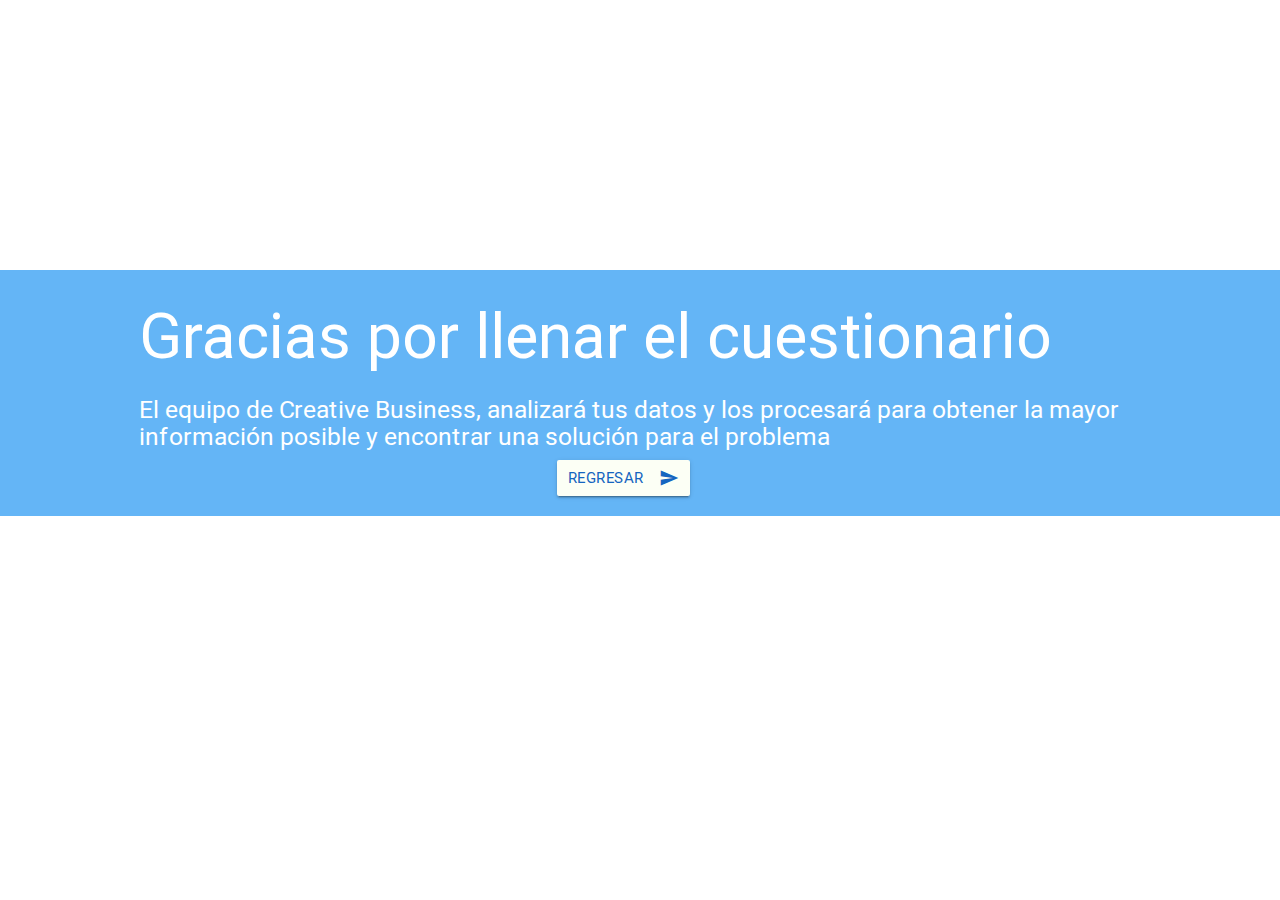
<file: public/thank.html>
<!DOCTYPE html>
<html lang="en">
<head>
    <meta charset="UTF-8">
    <title>Creative Business || Thank you page</title>
    <meta name="description" content="">
    <meta name="viewport" content="width=device-width, initial-scale=1">

    <!--<link rel="stylesheet" href="css/startup-materialize.min.css">-->
    <link rel="stylesheet" href="css/materialize.min.css">
    <link rel="stylesheet" href="css/main.css">
    <link rel="stylesheet" href="css/form.css">
    <link rel="stylesheet" href="css/styles.css">
    <link rel="stylesheet" href="css/thank.css">

    <!-- Material Icons -->
    <link href="https://fonts.googleapis.com/icon?family=Material+Icons" rel="stylesheet">
</head>
<body>
    <div class="blue lighten-2 white-text" id="thank">
        <div class="container row">
            <div class="col s12">
                <h1>Gracias por llenar el cuestionario</h1>
                <h5>El equipo de Creative Business, analizará tus datos y los procesará para obtener la mayor información posible
                    y encontrar una solución para el problema</h5>
                <a href="form.html" class="btn waves-effect waves-light center col push-s4 push-m5" id="submit_button"><i class="material-icons right">send</i>Regresar</a>
            </div>
        </div>
    </div>
</body>
</html>
</file>
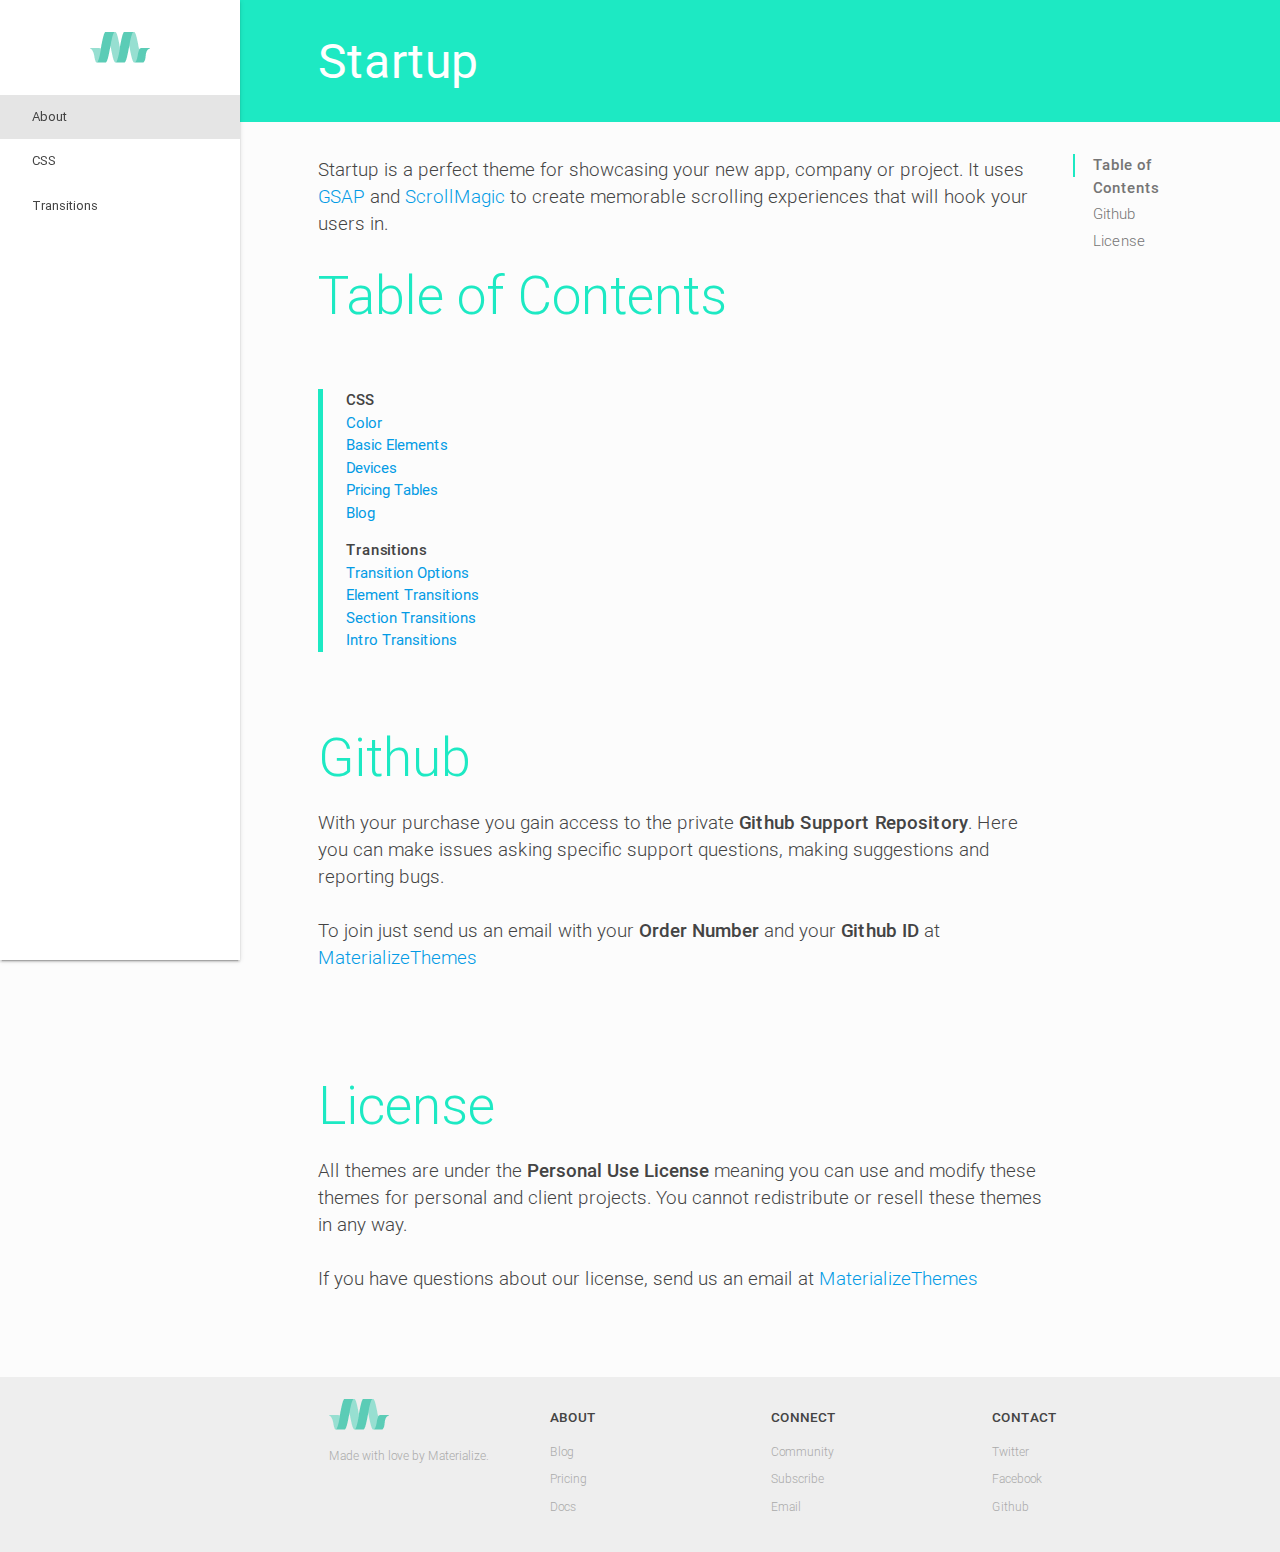
<file: landing/docs/about.html>
<!DOCTYPE html>
<html lang="en">
  <head>
    <meta http-equiv="Content-Type" content="text/html; charset=UTF-8">
    <meta name="viewport" content="width=device-width, initial-scale=1">
    <meta http-equiv="X-UA-Compatible" content="IE=edge">
    <meta name="msapplication-tap-highlight" content="no">
    <meta name="description" content="Startup is a perfect theme for showcasing your new app, company or project.">
    <title>Startup Documentation</title>

    <!-- CSS-->
    <link href="prism.css" rel="stylesheet">
    <link href="../css/startup-materialize.min.css" type="text/css" rel="stylesheet" media="screen,projection">
    <link href="../css/docs.css" type="text/css" rel="stylesheet" media="screen,projection">
    <link href="http://fonts.googleapis.com/icon?family=Material+Icons" rel="stylesheet">
  </head>
  <body>
    <header>
      <nav class="top-nav">
        <div class="container">
          <div class="nav-wrapper"><a class="page-title">Startup</a></div>
        </div>
      </nav>
      <div class="container"><a href="#" data-activates="nav-mobile" class="button-collapse top-nav full hide-on-large-only"><i class="material-icons white-text">menu</i></a></div>
      <ul id="nav-mobile" class="side-nav fixed">
        <li class="logo"><a id="logo-container" href="http://materializecss.com/" class="brand-logo"><img class="materialize-logo" src="../images/materialize-teal.png" alt=""></a></li>
        <li class="bold active"><a href="about.html" class="waves-effect waves-teal">About</a></li>
        <li class="no-padding">
          <ul class="collapsible collapsible-accordion">
            <li class="bold">
              <a class="collapsible-header waves-effect waves-teal">CSS</a>
              <div class="collapsible-body">
                <ul>
                  <li><a class="waves-effect waves-teal" href="color.html">Color</a></li>
                  <li><a class="waves-effect waves-teal" href="basic-elements.html">Basic Elements</a></li>
                  <li><a class="waves-effect waves-teal" href="devices.html">Devices</a></li>
                  <li><a class="waves-effect waves-teal" href="pricing.html">Pricing Table</a></li>
                  <li><a class="waves-effect waves-teal" href="blog.html">Blog</a></li>
                </ul>
              </div>
            </li>
          </ul>
        </li>
        <li class="no-padding">
          <ul class="collapsible collapsible-accordion">
            <li class="bold">
              <a class="collapsible-header waves-effect waves-teal">Transitions</a>
              <div class="collapsible-body">
                <ul>
                  <li><a class="waves-effect waves-teal" href="transitions.html">Transition Options</a></li>
                  <li><a class="waves-effect waves-teal" href="element-transitions.html">Element</a></li>
                  <li><a class="waves-effect waves-teal" href="section-transitions.html">Section</a></li>
                  <li><a class="waves-effect waves-teal" href="intro-transitions.html">Intro</a></li>
                </ul>
              </div>
            </li>
          </ul>
        </li>
      </ul>
    </header>
    <main><div class="container">
  <div class="row">

    <div class="col s12 m9 l10">

      <!-- Table of Contents Section-->
      <div id="toc" class="section scrollspy">
        <p class="caption">Startup is a perfect theme for showcasing your new app, company or project. It uses <a href="https://greensock.com/gsap">GSAP</a> and <a href="http://scrollmagic.io/">ScrollMagic</a> to create memorable scrolling experiences that will hook your users in.</p>
        <h2 class="header">Table of Contents</h2>
        <br>
        <blockquote>
          <ul>
            <li><strong>CSS</strong></li>
            <li><a href="color.html">Color</a></li>
            <li><a href="basic-elements.html">Basic Elements</a></li>
            <li><a href="devices.html">Devices</a></li>
            <li><a href="pricing.html">Pricing Tables</a></li>
            <li><a href="blog.html">Blog</a></li>
          </ul>
          <ul>
            <li><strong>Transitions</strong></li>
            <li><a href="transitions.html">Transition Options</a></li>
            <li><a href="element-transitions.html">Element Transitions</a></li>
            <li><a href="section-transitions.html">Section Transitions</a></li>
            <li><a href="intro-transitions.html">Intro Transitions</a></li>
          </ul>
        </blockquote>
      </div>


      <div id="github" class="section scrollspy">
        <div class="row">
          <div class="col s12">
            <h2 class="header">Github</h2>
            <p class="caption">
              With your purchase you gain access to the private <strong>Github Support Repository</strong>. Here you can make issues asking specific support questions, making suggestions and reporting bugs.
              <br><br>
              To join just send us an email with your <strong>Order Number</strong> and your <strong>Github ID</strong> at <a href="mailto:materializethemes@gmail.com?Subject=License" target="_top">MaterializeThemes</a>
            </p>
          </div>
        </div>
      </div>

      <div id="license" class="section scrollspy">
        <div class="row">
          <!-- Pullup Card -->
          <div class="col s12">
            <h2 class="header">License</h2>
            <p class="caption">
              All themes are under the <strong>Personal Use License</strong> meaning you can use and modify these themes for personal and client projects. You cannot redistribute or resell these themes in any way.
              <br><br>
              If you have questions about our license, send us an email at
              <a href="mailto:materializethemes@gmail.com?Subject=License" target="_top">MaterializeThemes</a>
            </p>
          </div>
        </div>
      </div>


    </div>

    <div class="col hide-on-small-only m3 l2">
      <div class="toc-wrapper">
        <div style="height: 1px;">
          <ul class="section table-of-contents">
            <li><a href="#toc">Table of Contents</a></li>
            <li><a href="#github">Github</a></li>
            <li><a href="#license">License</a></li>
          </ul>
        </div>
      </div>
    </div>

  </div>
</div>


    </main>
    <footer class="page-footer">
      <div class="container">
        <div class="row">
          <div class="col s6 m3">
            <img class="materialize-logo" src="../images/materialize-teal.png" alt="">
            <p>Made with love by Materialize.</p>
          </div>
          <div class="col s6 m3">
            <h5>About</h5>
            <ul>
              <li><a href="#!">Blog</a></li>
              <li><a href="#!">Pricing</a></li>
              <li><a href="#!">Docs</a></li>
            </ul>
          </div>
          <div class="col s6 m3">
            <h5>Connect</h5>
            <ul>
              <li><a href="#!">Community</a></li>
              <li><a href="#!">Subscribe</a></li>
              <li><a href="#!">Email</a></li>
            </ul>
          </div>
          <div class="col s6 m3">
            <h5>Contact</h5>
            <ul>
              <li><a href="#!">Twitter</a></li>
              <li><a href="#!">Facebook</a></li>
              <li><a href="#!">Github</a></li>
            </ul>
          </div>
        </div>
      </div>
    </footer>

    <!--  Scripts-->
    <script src="https://code.jquery.com/jquery-2.1.4.min.js"></script>
    <script>if (!window.jQuery) { document.write('<script src="bin/jquery-2.1.1.min.js"><\/script>'); }
    </script>
    <script src="prism.js"></script>
    <script src="../js/materialize.min.js"></script>
    <script src="init.js"></script>

  </body>
</html>
</file>
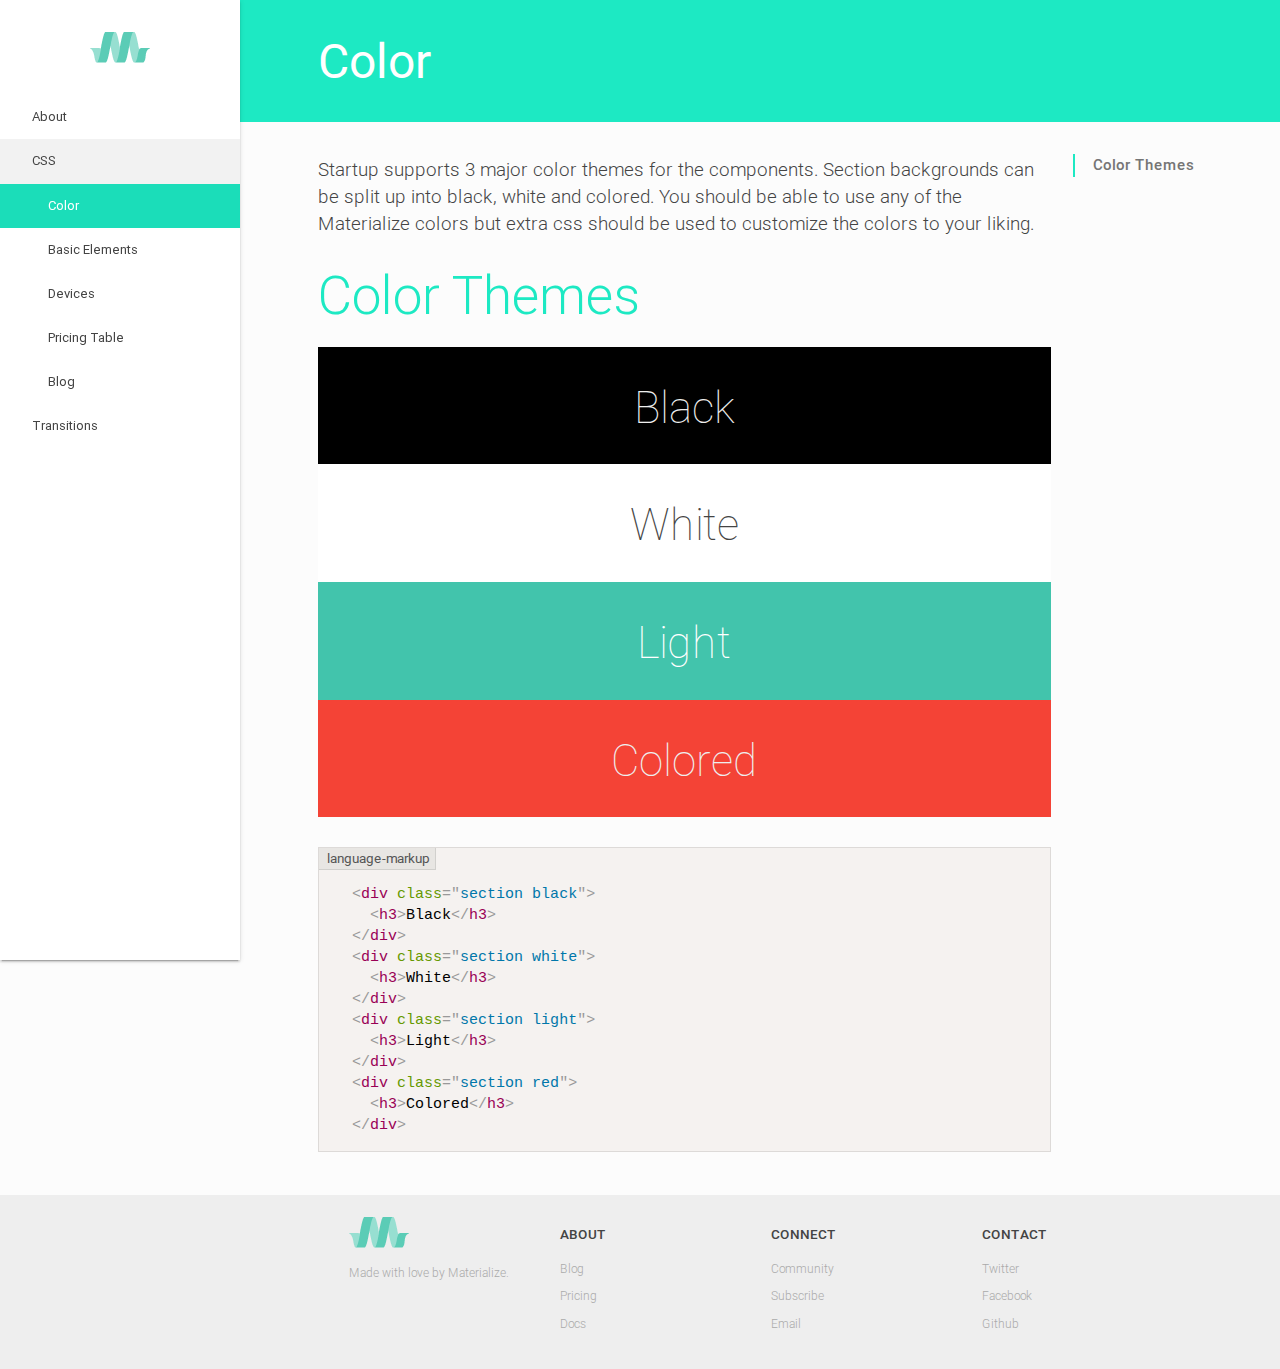
<file: landing/docs/color.html>
<!DOCTYPE html>
<html lang="en">
  <head>
    <meta http-equiv="Content-Type" content="text/html; charset=UTF-8">
    <meta name="viewport" content="width=device-width, initial-scale=1">
    <meta http-equiv="X-UA-Compatible" content="IE=edge">
    <meta name="msapplication-tap-highlight" content="no">
    <meta name="description" content="Startup is a perfect theme for showcasing your new app, company or project.">
    <title>Color - Startup</title>

    <!-- CSS-->
    <link href="prism.css" rel="stylesheet">
    <link href="../css/startup-materialize.min.css" type="text/css" rel="stylesheet" media="screen,projection">
    <link href="../css/docs.css" type="text/css" rel="stylesheet" media="screen,projection">
    <link href="http://fonts.googleapis.com/icon?family=Material+Icons" rel="stylesheet">
  </head>
  <body>
    <header>
      <nav class="top-nav">
        <div class="container">
          <div class="nav-wrapper"><a class="page-title">Color</a></div>
        </div>
      </nav>
      <div class="container"><a href="#" data-activates="nav-mobile" class="button-collapse top-nav full hide-on-large-only"><i class="material-icons white-text">menu</i></a></div>
      <ul id="nav-mobile" class="side-nav fixed">
        <li class="logo"><a id="logo-container" href="http://materializecss.com/" class="brand-logo"><img class="materialize-logo" src="../images/materialize-teal.png" alt=""></a></li>
        <li class="bold"><a href="about.html" class="waves-effect waves-teal">About</a></li>
        <li class="no-padding">
          <ul class="collapsible collapsible-accordion">
            <li class="bold">
              <a class="collapsible-header active waves-effect waves-teal">CSS</a>
              <div class="collapsible-body">
                <ul>
                  <li class="active"><a class="waves-effect waves-teal" href="color.html">Color</a></li>
                  <li><a class="waves-effect waves-teal" href="basic-elements.html">Basic Elements</a></li>
                  <li><a class="waves-effect waves-teal" href="devices.html">Devices</a></li>
                  <li><a class="waves-effect waves-teal" href="pricing.html">Pricing Table</a></li>
                  <li><a class="waves-effect waves-teal" href="blog.html">Blog</a></li>
                </ul>
              </div>
            </li>
          </ul>
        </li>
        <li class="no-padding">
          <ul class="collapsible collapsible-accordion">
            <li class="bold">
              <a class="collapsible-header waves-effect waves-teal">Transitions</a>
              <div class="collapsible-body">
                <ul>
                  <li><a class="waves-effect waves-teal" href="transitions.html">Transition Options</a></li>
                  <li><a class="waves-effect waves-teal" href="element-transitions.html">Element</a></li>
                  <li><a class="waves-effect waves-teal" href="section-transitions.html">Section</a></li>
                  <li><a class="waves-effect waves-teal" href="intro-transitions.html">Intro</a></li>
                </ul>
              </div>
            </li>
          </ul>
        </li>
      </ul>
    </header>
    <main><div class="container">
  <div class="row">

    <div class="col s12 m9 l10">

      <!-- Cards Section-->
      <div id="color" class="section scrollspy">
        <p class="caption">Startup supports 3 major color themes for the components. Section backgrounds can be split up into black, white and colored. You should be able to use any of the Materialize colors but extra css should be used to customize the colors to your liking.</p>
        <h2 class="header">Color Themes</h2>
        <div style="color: #eee; text-align: center;">
          <div class="section black">
            <h3>Black</h3>
          </div>
          <div class="section white">
            <h3>White</h3>
          </div>
          <div class="section light">
            <h3>Light</h3>
          </div>
          <div class="section red">
            <h3>Colored</h3>
          </div>
        </div>
        <br>
        <pre><code class="language-markup">
  &lt;div class="section black">
    &lt;h3>Black&lt;/h3>
  &lt;/div>
  &lt;div class="section white">
    &lt;h3>White&lt;/h3>
  &lt;/div>
  &lt;div class="section light">
    &lt;h3>Light&lt;/h3>
  &lt;/div>
  &lt;div class="section red">
    &lt;h3>Colored&lt;/h3>
  &lt;/div></code></pre>
      </div>
    </div>

    <div class="col hide-on-small-only m3 l2">
      <div class="toc-wrapper">
        <div style="height: 1px;">
          <ul class="section table-of-contents">
            <li><a href="#color">Color Themes</a></li>
          </ul>
        </div>
      </div>
    </div>

  </div>
</div>


    </main>
        <footer class="page-footer">
      <div class="row">
        <div class="col s10 offset-s1">
          <div class="row">
            <div class="col s6 m3">
              <img class="materialize-logo" src="../images/materialize-teal.png" alt="">
              <p>Made with love by Materialize.</p>
            </div>
            <div class="col s6 m3">
              <h5>About</h5>
              <ul>
                <li><a href="#!">Blog</a></li>
                <li><a href="#!">Pricing</a></li>
                <li><a href="#!">Docs</a></li>
              </ul>
            </div>
            <div class="col s6 m3">
              <h5>Connect</h5>
              <ul>
                <li><a href="#!">Community</a></li>
                <li><a href="#!">Subscribe</a></li>
                <li><a href="#!">Email</a></li>
              </ul>
            </div>
            <div class="col s6 m3">
              <h5>Contact</h5>
              <ul>
                <li><a href="#!">Twitter</a></li>
                <li><a href="#!">Facebook</a></li>
                <li><a href="#!">Github</a></li>
              </ul>
            </div>
          </div>
        </div>
      </div>
    </footer>

    <!--  Scripts-->
    <script src="https://code.jquery.com/jquery-2.1.4.min.js"></script>
    <script>if (!window.jQuery) { document.write('<script src="bin/jquery-2.1.1.min.js"><\/script>'); }
    </script>
    <script src="prism.js"></script>
    <script src="../js/materialize.min.js"></script>
    <script src="init.js"></script>

  </body>
</html>
</file>
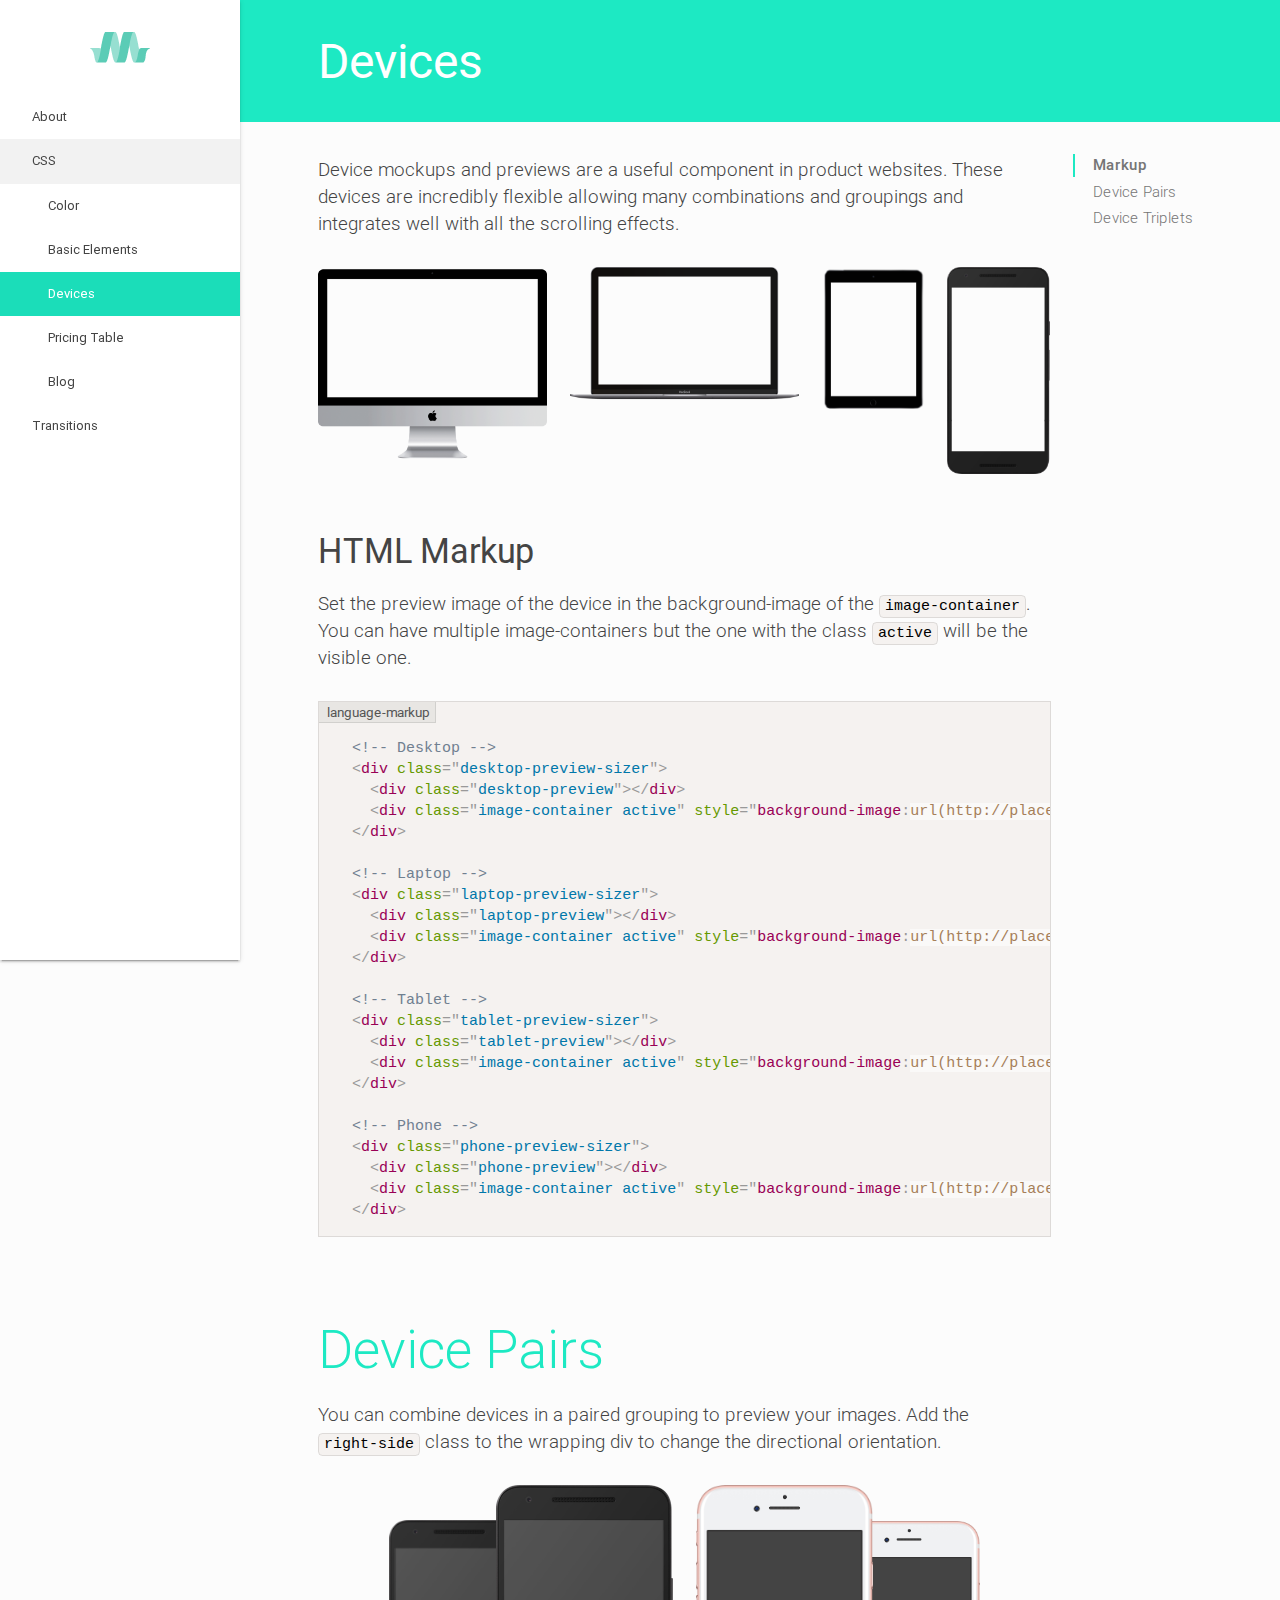
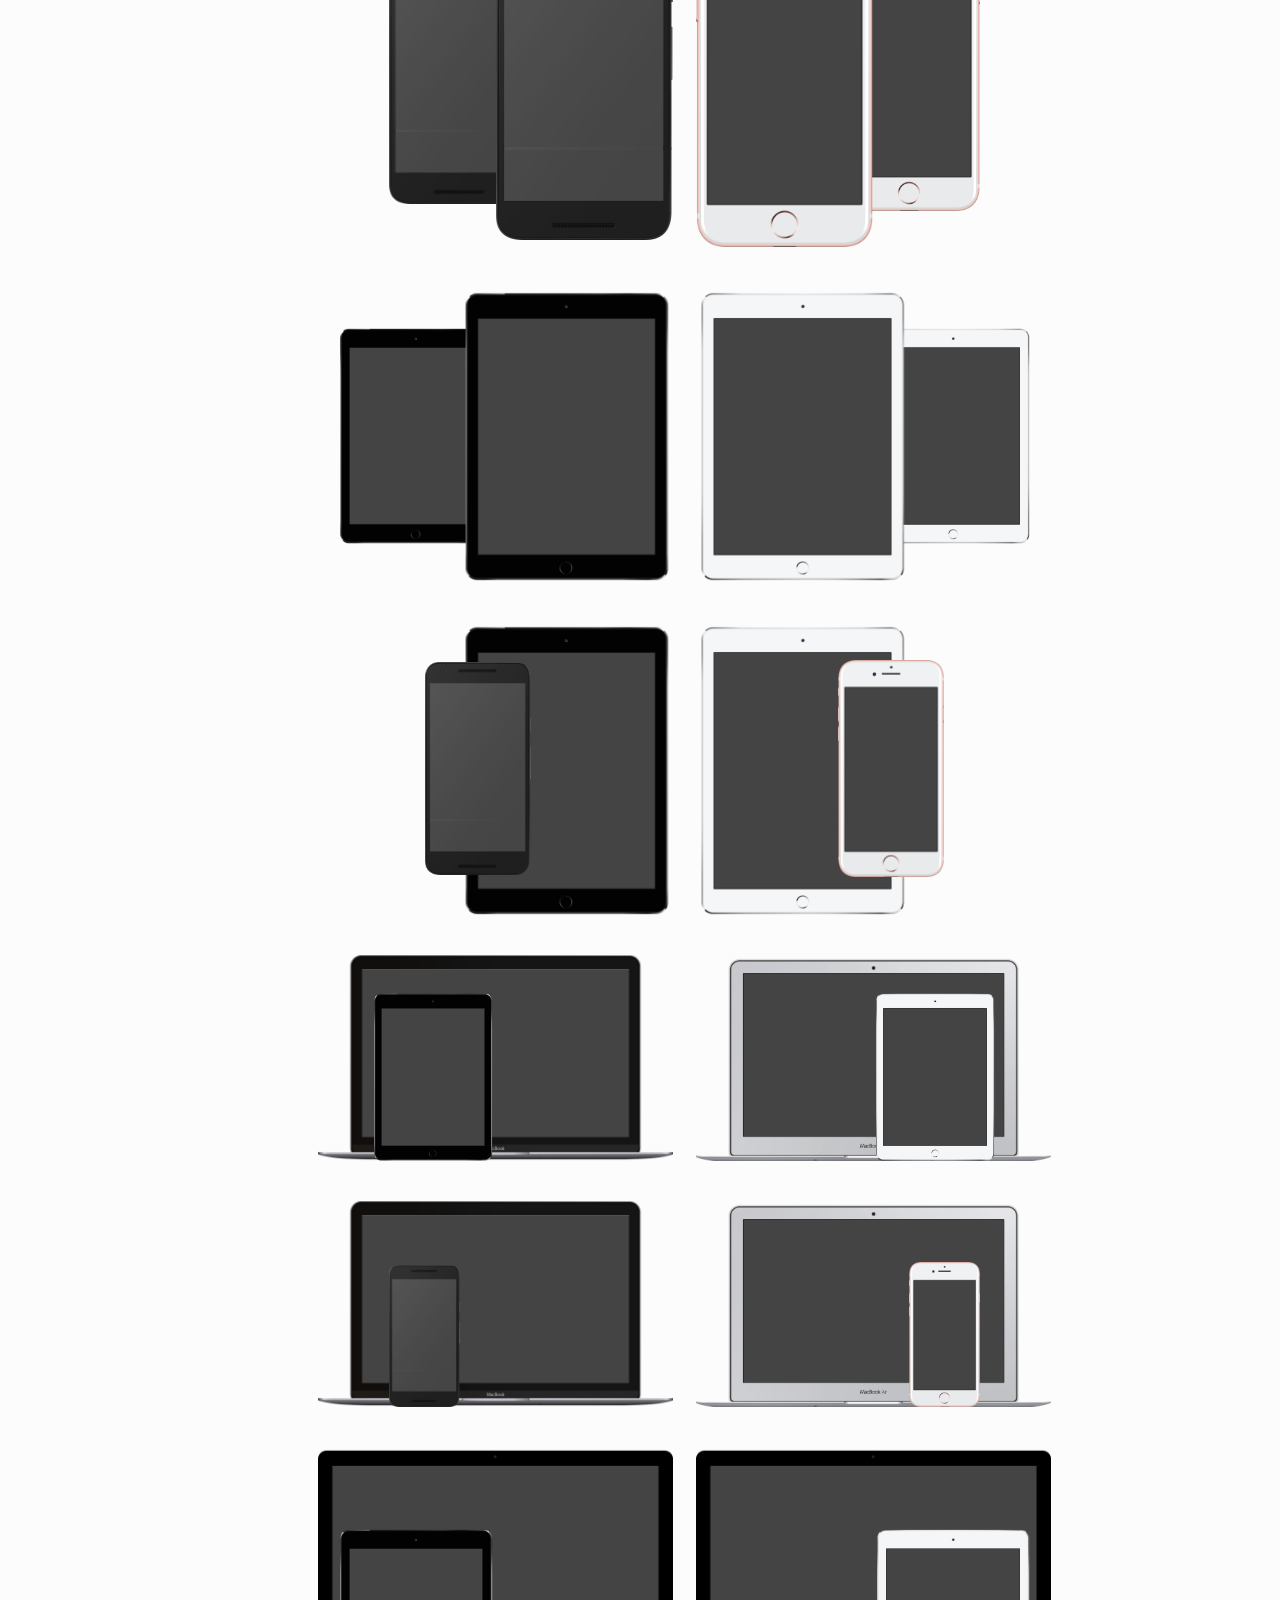
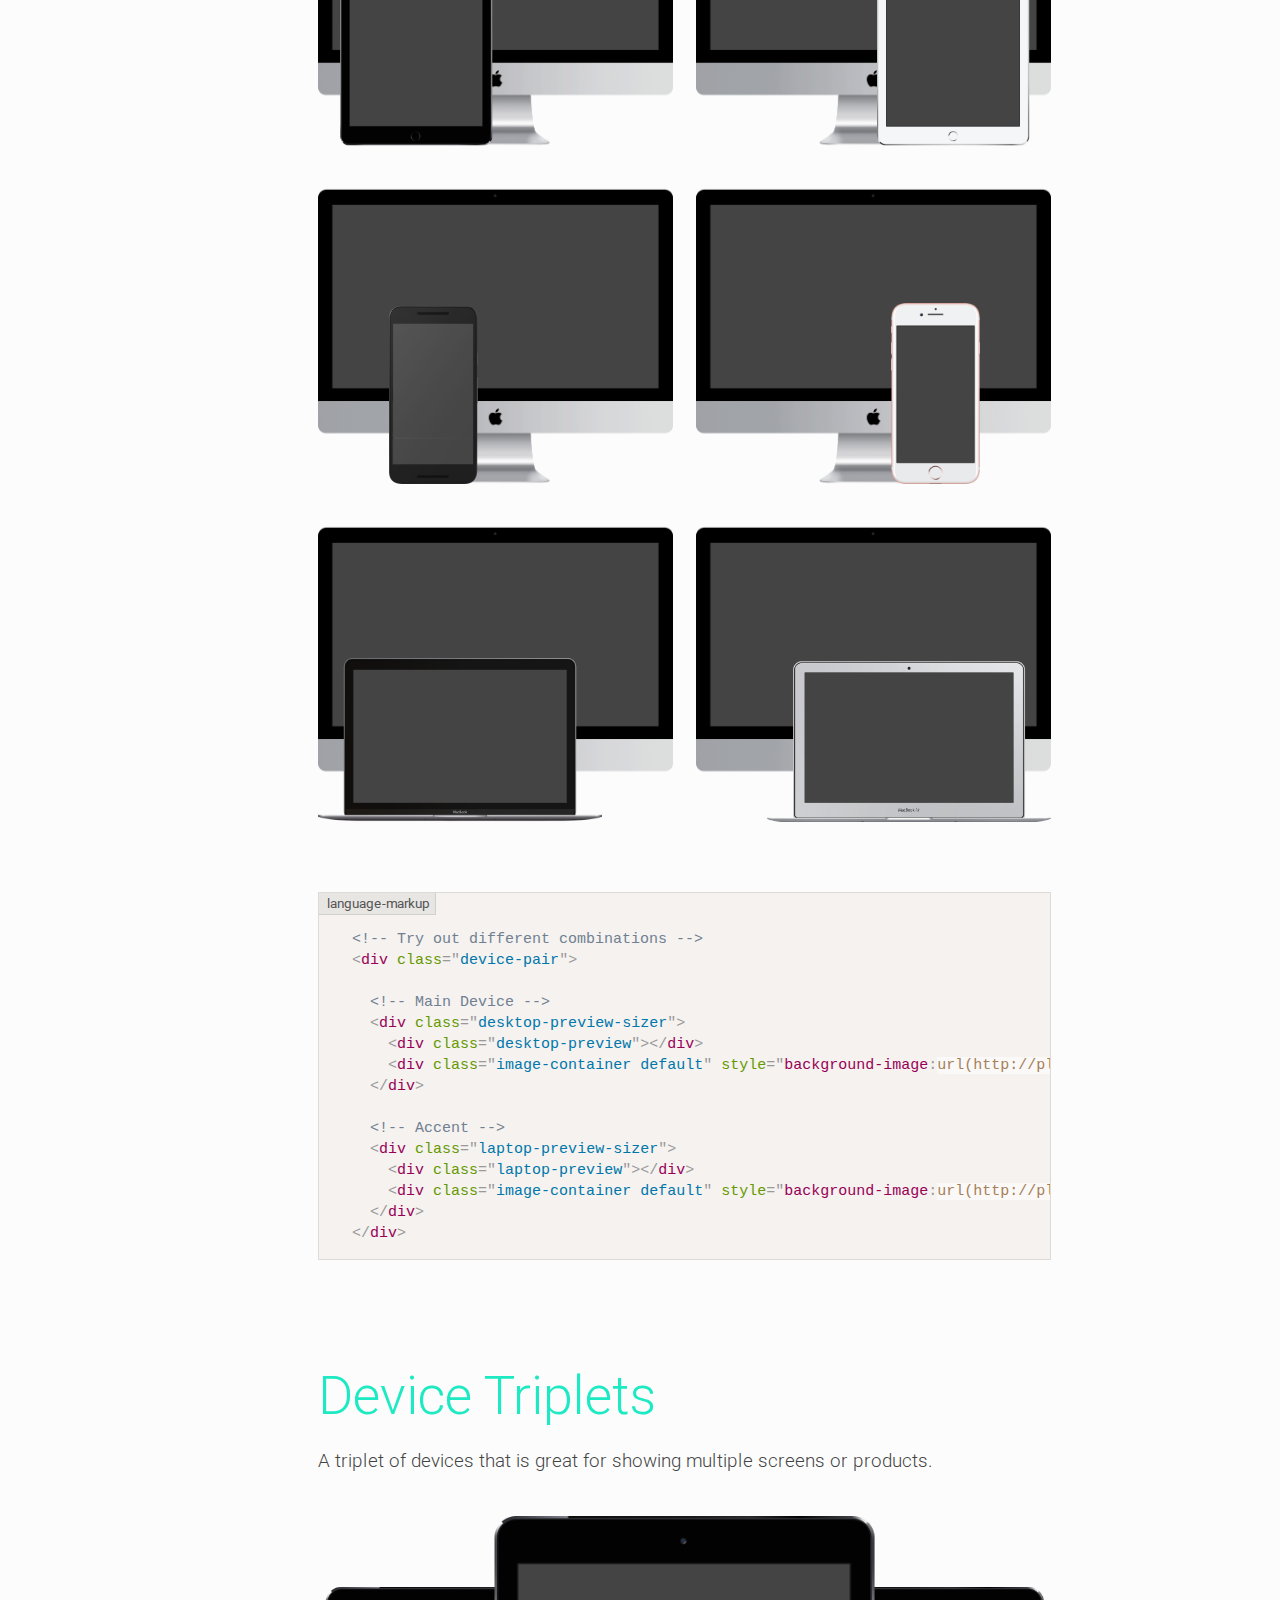
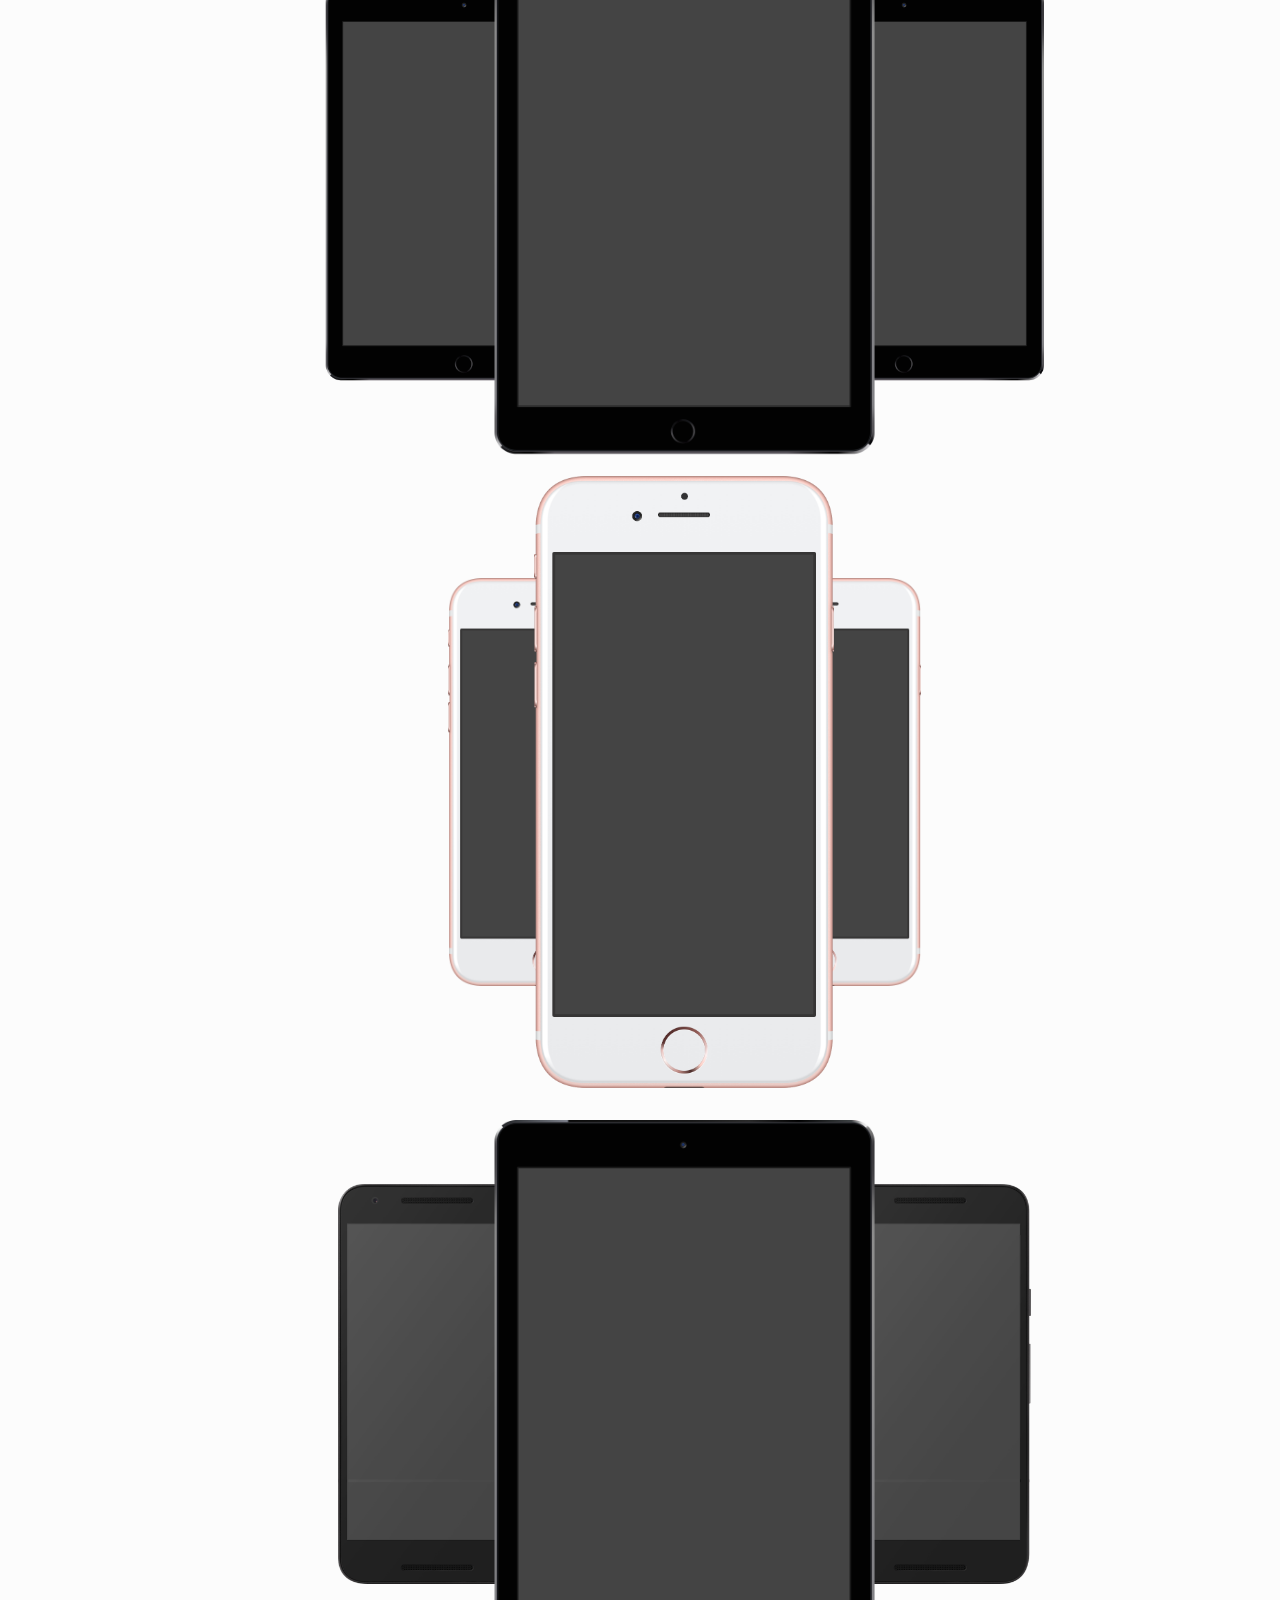
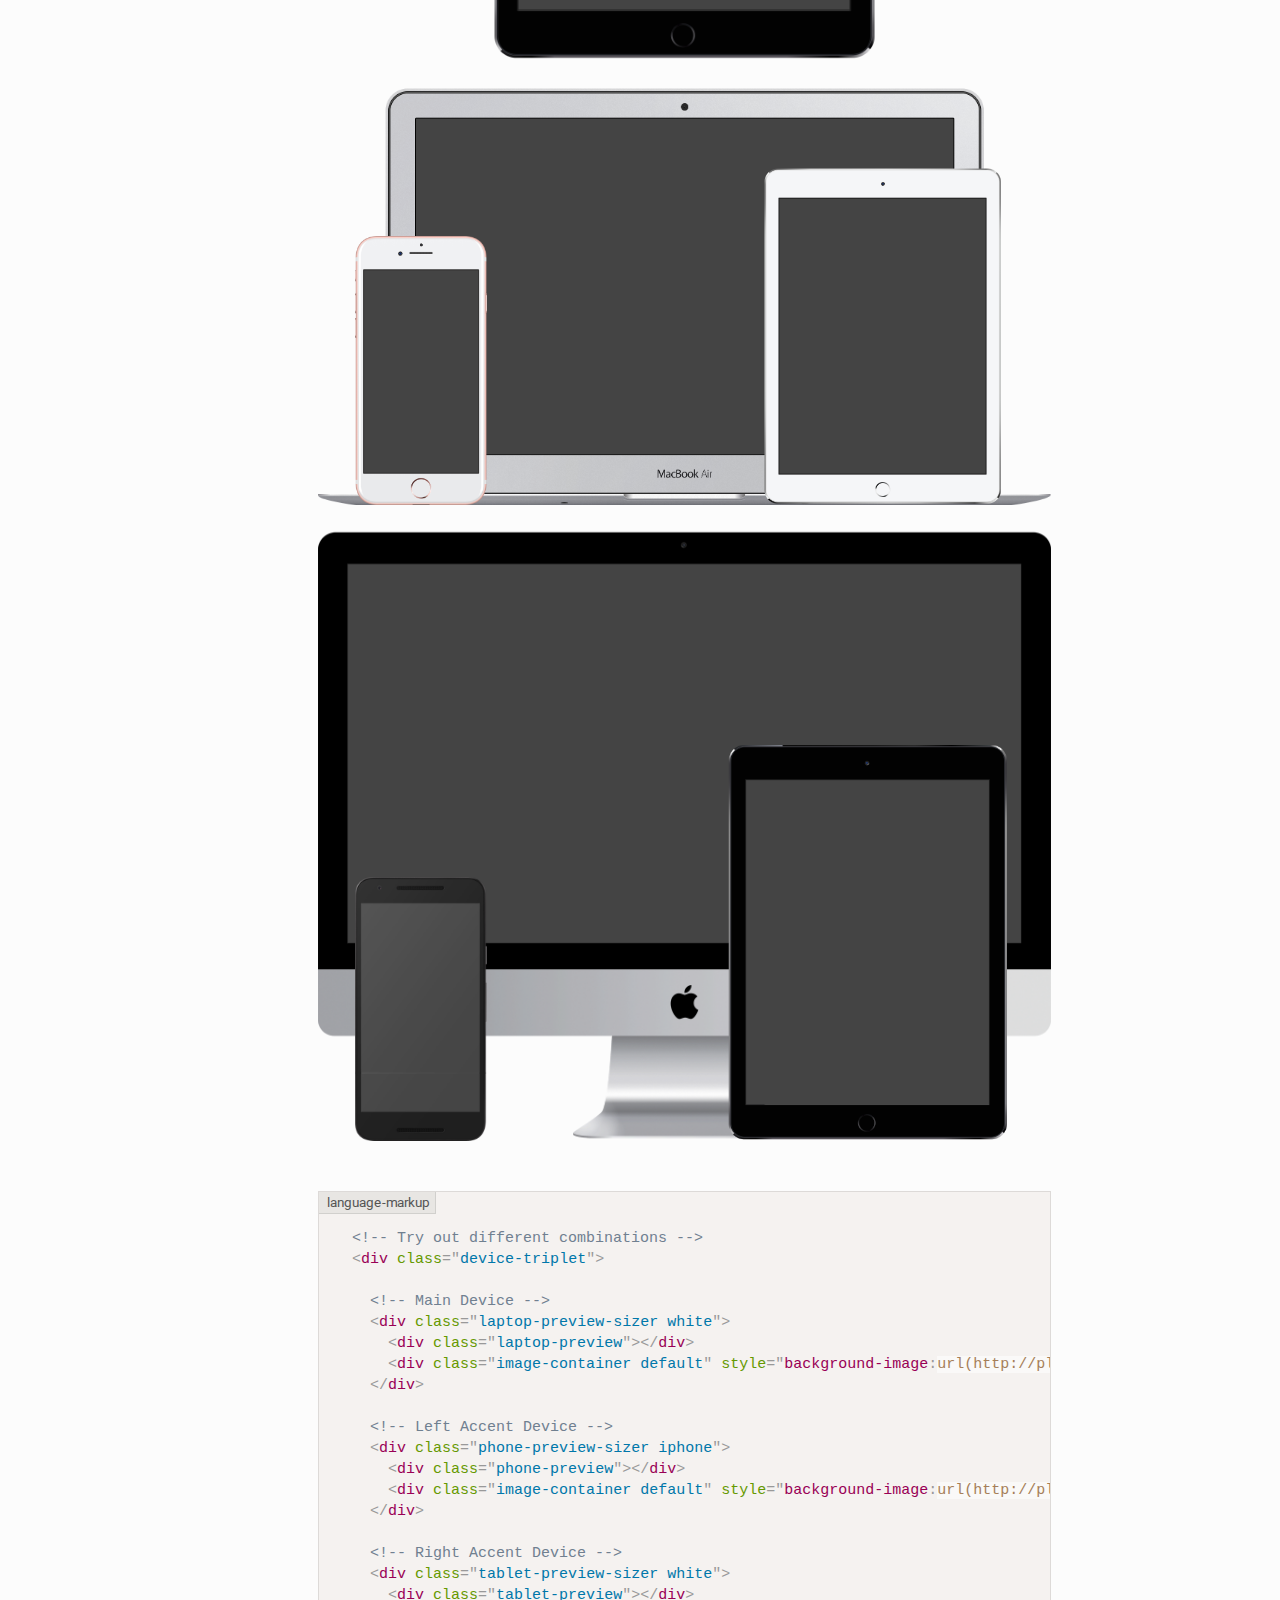
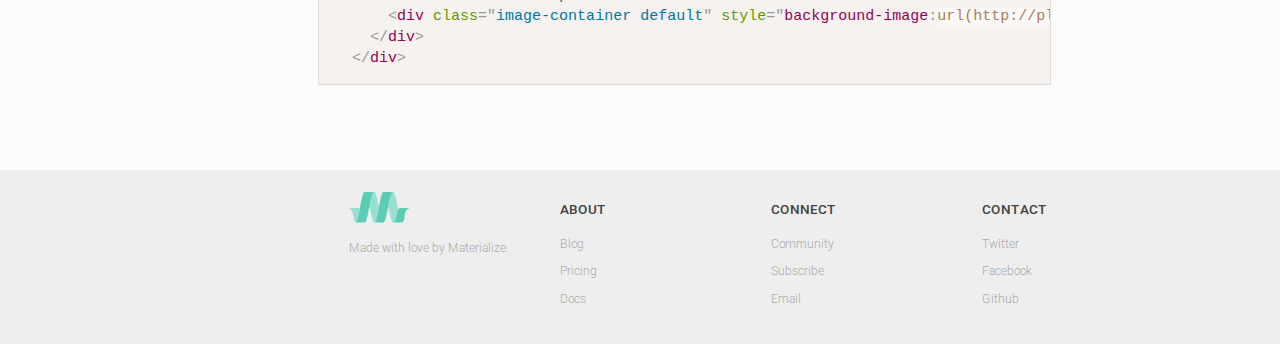
<file: landing/docs/devices.html>
<!DOCTYPE html>
<html lang="en">
  <head>
    <meta http-equiv="Content-Type" content="text/html; charset=UTF-8">
    <meta name="viewport" content="width=device-width, initial-scale=1">
    <meta http-equiv="X-UA-Compatible" content="IE=edge">
    <meta name="msapplication-tap-highlight" content="no">
    <meta name="description" content="Startup is a perfect theme for showcasing your new app, company or project.">
    <title>Devices - Startup</title>

    <!-- CSS-->
    <link href="prism.css" rel="stylesheet">
    <link href="../css/startup-materialize.min.css" type="text/css" rel="stylesheet" media="screen,projection">
    <link href="../css/docs.css" type="text/css" rel="stylesheet" media="screen,projection">
    <link href="http://fonts.googleapis.com/icon?family=Material+Icons" rel="stylesheet">
  </head>
  <body>
    <header>
      <nav class="top-nav">
        <div class="container">
          <div class="nav-wrapper"><a class="page-title">Devices</a></div>
        </div>
      </nav>
      <div class="container"><a href="#" data-activates="nav-mobile" class="button-collapse top-nav full hide-on-large-only"><i class="material-icons white-text">menu</i></a></div>
      <ul id="nav-mobile" class="side-nav fixed">
        <li class="logo"><a id="logo-container" href="http://materializecss.com/" class="brand-logo"><img class="materialize-logo" src="../images/materialize-teal.png" alt=""></a></li>
        <li class="bold"><a href="about.html" class="waves-effect waves-teal">About</a></li>
        <li class="no-padding">
          <ul class="collapsible collapsible-accordion">
            <li class="bold">
              <a class="collapsible-header active waves-effect waves-teal">CSS</a>
              <div class="collapsible-body">
                <ul>
                  <li><a class="waves-effect waves-teal" href="color.html">Color</a></li>
                  <li><a class="waves-effect waves-teal" href="basic-elements.html">Basic Elements</a></li>
                  <li class="active"><a class="waves-effect waves-teal" href="devices.html">Devices</a></li>
                  <li><a class="waves-effect waves-teal" href="pricing.html">Pricing Table</a></li>
                  <li><a class="waves-effect waves-teal" href="blog.html">Blog</a></li>
                </ul>
              </div>
            </li>
          </ul>
        </li>
        <li class="no-padding">
          <ul class="collapsible collapsible-accordion">
            <li class="bold">
              <a class="collapsible-header waves-effect waves-teal">Transitions</a>
              <div class="collapsible-body">
                <ul>
                  <li><a class="waves-effect waves-teal" href="transitions.html">Transition Options</a></li>
                  <li><a class="waves-effect waves-teal" href="element-transitions.html">Element</a></li>
                  <li><a class="waves-effect waves-teal" href="section-transitions.html">Section</a></li>
                  <li><a class="waves-effect waves-teal" href="intro-transitions.html">Intro</a></li>
                </ul>
              </div>
            </li>
          </ul>
        </li>
      </ul>
    </header>
    <main><div class="container">
  <div class="row">

    <div class="col s12 m9 l10">

  <!-- Cards Section-->
      <div id="basic" class="section scrollspy">
        <p class="caption">Device mockups and previews are a useful component in product websites. These devices are incredibly flexible allowing many combinations and groupings and integrates well with all the scrolling effects.</p>
        <div class="row">
          <div class="col s12">
            <div class="row">
              <div class="col s4">
                <div class="desktop-preview-sizer">
                  <div class="desktop-preview"></div>
                  <div class="image-container active" style="background-image:url(http://placehold.it/600x400)"></div>
                </div>
              </div>
              <div class="col s4">
                <div class="laptop-preview-sizer">
                  <div class="laptop-preview"></div>
                  <div class="image-container active" style="background-image:url(http://placehold.it/600x400)"></div>
                </div>
              </div>
              <div class="col s2">
                <div class="tablet-preview-sizer">
                  <div class="tablet-preview"></div>
                  <div class="image-container active" style="background-image:url(http://placehold.it/600x400)"></div>
                </div>
              </div>
              <div class="col s2">
                <div class="phone-preview-sizer">
                  <div class="phone-preview"></div>
                  <div class="image-container active" style="background-image:url(http://placehold.it/600x400)"></div>
                </div>
              </div>
            </div>
            <br>

            <h4>HTML Markup</h4>
            <p class="caption">
              Set the preview image of the device in the background-image of the <code class="language-markup inline">image-container</code>. You can have multiple image-containers but the one with the class <code class="language-markup inline">active</code> will be the visible one.
            </p>
            <pre><code class="language-markup">
  &lt;!-- Desktop -->
  &lt;div class="desktop-preview-sizer">
    &lt;div class="desktop-preview">&lt;/div>
    &lt;div class="image-container active" style="background-image:url(http://placehold.it/600x400)">&lt;/div>
  &lt;/div>

  &lt;!-- Laptop -->
  &lt;div class="laptop-preview-sizer">
    &lt;div class="laptop-preview">&lt;/div>
    &lt;div class="image-container active" style="background-image:url(http://placehold.it/600x400)">&lt;/div>
  &lt;/div>

  &lt;!-- Tablet -->
  &lt;div class="tablet-preview-sizer">
    &lt;div class="tablet-preview">&lt;/div>
    &lt;div class="image-container active" style="background-image:url(http://placehold.it/600x400)">&lt;/div>
  &lt;/div>

  &lt;!-- Phone -->
  &lt;div class="phone-preview-sizer">
    &lt;div class="phone-preview">&lt;/div>
    &lt;div class="image-container active" style="background-image:url(http://placehold.it/600x400)">&lt;/div>
  &lt;/div></code></pre>
          </div>
        </div>
      </div>

      <div id="pairs" class="section scrollspy">
        <div class="row">
          <!-- Image Card -->
          <div class="col s12">
            <h2 class="header">Device Pairs</h2>
            <p class="caption">
              You can combine devices in a paired grouping to preview your images. Add the <code class="language-markup inline">right-side</code> class to the wrapping div to change the directional orientation.
            </p>

            <!-- Phone / Phone -->
            <div class="row">
              <div class="col s12 m6">
                <div class="device-pair">
                  <div class="phone-preview-sizer">
                    <div class="phone-preview"></div>
                    <div class="image-container default" style="background-image:url(http://placehold.it/600x400)"></div>
                  </div>
                  <div class="phone-preview-sizer">
                    <div class="phone-preview"></div>
                    <div class="image-container default" style="background-image:url(http://placehold.it/600x400)"></div>
                  </div>
                </div>
              </div>
              <div class="col s12 m6">
                <div class="device-pair right-side">
                  <div class="phone-preview-sizer iphone">
                    <div class="phone-preview"></div>
                    <div class="image-container default" style="background-image:url(http://placehold.it/600x400)"></div>
                  </div>
                  <div class="phone-preview-sizer iphone">
                    <div class="phone-preview"></div>
                    <div class="image-container default" style="background-image:url(http://placehold.it/600x400)"></div>
                  </div>
                </div>
              </div>
            </div>

            <!-- Tablet / Tablet -->
            <div class="row">
              <div class="col s12 m6">
                <div class="device-pair">
                  <div class="tablet-preview-sizer">
                    <div class="tablet-preview"></div>
                    <div class="image-container default" style="background-image:url(http://placehold.it/600x400)"></div>
                  </div>
                  <div class="tablet-preview-sizer">
                    <div class="tablet-preview"></div>
                    <div class="image-container default" style="background-image:url(http://placehold.it/600x400)"></div>
                  </div>
                </div>
              </div>
              <div class="col s12 m6">
                <div class="device-pair right-side">
                  <div class="tablet-preview-sizer white">
                    <div class="tablet-preview"></div>
                    <div class="image-container default" style="background-image:url(http://placehold.it/600x400)"></div>
                  </div>
                  <div class="tablet-preview-sizer white">
                    <div class="tablet-preview"></div>
                    <div class="image-container default" style="background-image:url(http://placehold.it/600x400)"></div>
                  </div>
                </div>
              </div>
            </div>

            <!-- Tablet / Phone -->
            <div class="row">
              <div class="col s12 m6">
                <div class="device-pair">
                  <div class="tablet-preview-sizer">
                    <div class="tablet-preview"></div>
                    <div class="image-container default" style="background-image:url(http://placehold.it/600x400)"></div>
                  </div>
                  <div class="phone-preview-sizer">
                    <div class="phone-preview"></div>
                    <div class="image-container default" style="background-image:url(http://placehold.it/600x400)"></div>
                  </div>
                </div>
              </div>
              <div class="col s12 m6">
                <div class="device-pair right-side">
                  <div class="tablet-preview-sizer white">
                    <div class="tablet-preview"></div>
                    <div class="image-container default" style="background-image:url(http://placehold.it/600x400)"></div>
                  </div>
                  <div class="phone-preview-sizer iphone">
                    <div class="phone-preview"></div>
                    <div class="image-container default" style="background-image:url(http://placehold.it/600x400)"></div>
                  </div>
                </div>
              </div>
            </div>

            <!-- Laptop / Tablet -->
            <div class="row">
              <div class="col s12 m6">
                <div class="device-pair">
                  <div class="laptop-preview-sizer">
                    <div class="laptop-preview"></div>
                    <div class="image-container default" style="background-image:url(http://placehold.it/600x400)"></div>
                  </div>
                  <div class="tablet-preview-sizer">
                    <div class="tablet-preview"></div>
                    <div class="image-container default" style="background-image:url(http://placehold.it/600x400)"></div>
                  </div>
                </div>
              </div>
              <div class="col s12 m6">
                <div class="device-pair right-side">
                  <div class="laptop-preview-sizer white">
                    <div class="laptop-preview"></div>
                    <div class="image-container default" style="background-image:url(http://placehold.it/600x400)"></div>
                  </div>
                  <div class="tablet-preview-sizer white">
                    <div class="tablet-preview"></div>
                    <div class="image-container default" style="background-image:url(http://placehold.it/600x400)"></div>
                  </div>
                </div>
              </div>
            </div>

            <!-- Laptop / Phone -->
            <div class="row">
              <div class="col s12 m6">
                <div class="device-pair">
                  <div class="laptop-preview-sizer">
                    <div class="laptop-preview"></div>
                    <div class="image-container default" style="background-image:url(http://placehold.it/600x400)"></div>
                  </div>
                  <div class="phone-preview-sizer">
                    <div class="phone-preview"></div>
                    <div class="image-container default" style="background-image:url(http://placehold.it/600x400)"></div>
                  </div>
                </div>
              </div>
              <div class="col s12 m6">
                <div class="device-pair right-side">
                  <div class="laptop-preview-sizer white">
                    <div class="laptop-preview"></div>
                    <div class="image-container default" style="background-image:url(http://placehold.it/600x400)"></div>
                  </div>
                  <div class="phone-preview-sizer iphone">
                    <div class="phone-preview"></div>
                    <div class="image-container default" style="background-image:url(http://placehold.it/600x400)"></div>
                  </div>
                </div>
              </div>
            </div>

            <!-- Desktop / Tablet -->
            <div class="row">
              <div class="col s12 m6">
                <div class="device-pair">
                  <div class="desktop-preview-sizer">
                    <div class="desktop-preview"></div>
                    <div class="image-container default" style="background-image:url(http://placehold.it/600x400)"></div>
                  </div>
                  <div class="tablet-preview-sizer">
                    <div class="tablet-preview"></div>
                    <div class="image-container default" style="background-image:url(http://placehold.it/600x400)"></div>
                  </div>
                </div>
              </div>
              <div class="col s12 m6">
                <div class="device-pair right-side">
                  <div class="desktop-preview-sizer">
                    <div class="desktop-preview"></div>
                    <div class="image-container default" style="background-image:url(http://placehold.it/600x400)"></div>
                  </div>
                  <div class="tablet-preview-sizer white">
                    <div class="tablet-preview"></div>
                    <div class="image-container default" style="background-image:url(http://placehold.it/600x400)"></div>
                  </div>
                </div>
              </div>
            </div>

            <!-- Desktop / Phone -->
            <div class="row">
              <div class="col s12 m6">
                <div class="device-pair">
                  <div class="desktop-preview-sizer">
                    <div class="desktop-preview"></div>
                    <div class="image-container default" style="background-image:url(http://placehold.it/600x400)"></div>
                  </div>
                  <div class="phone-preview-sizer">
                    <div class="phone-preview"></div>
                    <div class="image-container default" style="background-image:url(http://placehold.it/600x400)"></div>
                  </div>
                </div>
              </div>
              <div class="col s12 m6">
                <div class="device-pair right-side">
                  <div class="desktop-preview-sizer">
                    <div class="desktop-preview"></div>
                    <div class="image-container default" style="background-image:url(http://placehold.it/600x400)"></div>
                  </div>
                  <div class="phone-preview-sizer iphone">
                    <div class="phone-preview"></div>
                    <div class="image-container default" style="background-image:url(http://placehold.it/600x400)"></div>
                  </div>
                </div>
              </div>
            </div>

            <!-- Desktop / Laptop -->
            <div class="row">
              <div class="col s12 m6">
                <div class="device-pair">
                  <div class="desktop-preview-sizer">
                    <div class="desktop-preview"></div>
                    <div class="image-container default" style="background-image:url(http://placehold.it/600x400)"></div>
                  </div>
                  <div class="laptop-preview-sizer">
                    <div class="laptop-preview"></div>
                    <div class="image-container default" style="background-image:url(http://placehold.it/600x400)"></div>
                  </div>
                </div>
              </div>
              <div class="col s12 m6">
                <div class="device-pair right-side">
                  <div class="desktop-preview-sizer">
                    <div class="desktop-preview"></div>
                    <div class="image-container default" style="background-image:url(http://placehold.it/600x400)"></div>
                  </div>
                  <div class="laptop-preview-sizer white">
                    <div class="laptop-preview"></div>
                    <div class="image-container default" style="background-image:url(http://placehold.it/600x400)"></div>
                  </div>
                </div>
              </div>
            </div>

          </div>
          <div class="col s12">
            <br>
            <pre><code class="language-markup">
  &lt;!-- Try out different combinations -->
  &lt;div class="device-pair">

    &lt;!-- Main Device -->
    &lt;div class="desktop-preview-sizer">
      &lt;div class="desktop-preview">&lt;/div>
      &lt;div class="image-container default" style="background-image:url(http://placehold.it/600x400)">&lt;/div>
    &lt;/div>

    &lt;!-- Accent -->
    &lt;div class="laptop-preview-sizer">
      &lt;div class="laptop-preview">&lt;/div>
      &lt;div class="image-container default" style="background-image:url(http://placehold.it/600x400)">&lt;/div>
    &lt;/div>
  &lt;/div></code></pre>
            <br>
          </div>
        </div>
      </div>

      <div id="triplets" class="section scrollspy">
        <div class="row">
          <!-- Pullup Card -->
          <div class="col s12">
            <h2 class="header">Device Triplets</h2>
            <p class="caption">
              A triplet of devices that is great for showing multiple screens or products.
            </p>

            <div class="device-triplet">
              <div class="tablet-preview-sizer">
                <div class="tablet-preview"></div>
                <div class="image-container default" style="background-image:url(http://placehold.it/600x400)"></div>
              </div>
              <div class="tablet-preview-sizer">
                <div class="tablet-preview"></div>
                <div class="image-container default" style="background-image:url(http://placehold.it/600x400)"></div>
              </div>
              <div class="tablet-preview-sizer">
                <div class="tablet-preview"></div>
                <div class="image-container default" style="background-image:url(http://placehold.it/600x400)"></div>
              </div>
            </div>

            <div class="device-triplet">
              <div class="phone-preview-sizer iphone">
                <div class="phone-preview"></div>
                <div class="image-container default" style="background-image:url(http://placehold.it/600x400)"></div>
              </div>
              <div class="phone-preview-sizer iphone">
                <div class="phone-preview"></div>
                <div class="image-container default" style="background-image:url(http://placehold.it/600x400)"></div>
              </div>
              <div class="phone-preview-sizer iphone">
                <div class="phone-preview"></div>
                <div class="image-container default" style="background-image:url(http://placehold.it/600x400)"></div>
              </div>
            </div>

            <div class="device-triplet">
              <div class="tablet-preview-sizer">
                <div class="tablet-preview"></div>
                <div class="image-container default" style="background-image:url(http://placehold.it/600x400)"></div>
              </div>
              <div class="phone-preview-sizer">
                <div class="phone-preview"></div>
                <div class="image-container default" style="background-image:url(http://placehold.it/600x400)"></div>
              </div>
              <div class="phone-preview-sizer">
                <div class="phone-preview"></div>
                <div class="image-container default" style="background-image:url(http://placehold.it/600x400)"></div>
              </div>
            </div>

            <div class="device-triplet">
              <div class="laptop-preview-sizer white">
                <div class="laptop-preview"></div>
                <div class="image-container default" style="background-image:url(http://placehold.it/600x400)"></div>
              </div>
              <div class="phone-preview-sizer iphone">
                <div class="phone-preview"></div>
                <div class="image-container default" style="background-image:url(http://placehold.it/600x400)"></div>
              </div>
              <div class="tablet-preview-sizer white">
                <div class="tablet-preview"></div>
                <div class="image-container default" style="background-image:url(http://placehold.it/600x400)"></div>
              </div>
            </div>

            <div class="device-triplet">
              <div class="desktop-preview-sizer">
                <div class="desktop-preview"></div>
                <div class="image-container default" style="background-image:url(http://placehold.it/600x400)"></div>
              </div>
              <div class="phone-preview-sizer">
                <div class="phone-preview"></div>
                <div class="image-container default" style="background-image:url(http://placehold.it/600x400)"></div>
              </div>
              <div class="tablet-preview-sizer">
                <div class="tablet-preview"></div>
                <div class="image-container default" style="background-image:url(http://placehold.it/600x400)"></div>
              </div>
            </div>
          </div>
          <div class="col s12">
            <br>
            <pre><code class="language-markup">
  &lt;!-- Try out different combinations -->
  &lt;div class="device-triplet">

    &lt;!-- Main Device -->
    &lt;div class="laptop-preview-sizer white">
      &lt;div class="laptop-preview">&lt;/div>
      &lt;div class="image-container default" style="background-image:url(http://placehold.it/600x400)">&lt;/div>
    &lt;/div>

    &lt;!-- Left Accent Device -->
    &lt;div class="phone-preview-sizer iphone">
      &lt;div class="phone-preview">&lt;/div>
      &lt;div class="image-container default" style="background-image:url(http://placehold.it/600x400)">&lt;/div>
    &lt;/div>

    &lt;!-- Right Accent Device -->
    &lt;div class="tablet-preview-sizer white">
      &lt;div class="tablet-preview">&lt;/div>
      &lt;div class="image-container default" style="background-image:url(http://placehold.it/600x400)">&lt;/div>
    &lt;/div>
  &lt;/div></code></pre>
            <br>
          </div>
        </div>
      </div>


    </div>

    <div class="col hide-on-small-only m3 l2">
      <div class="toc-wrapper">
        <div style="height: 1px;">
          <ul class="section table-of-contents">
            <li><a href="#basic">Markup</a></li>
            <li><a href="#pairs">Device Pairs</a></li>
            <li><a href="#triplets">Device Triplets</a></li>
          </ul>
        </div>
      </div>
    </div>

  </div>
</div>


    </main>
        <footer class="page-footer">
      <div class="row">
        <div class="col s10 offset-s1">
          <div class="row">
            <div class="col s6 m3">
              <img class="materialize-logo" src="../images/materialize-teal.png" alt="">
              <p>Made with love by Materialize.</p>
            </div>
            <div class="col s6 m3">
              <h5>About</h5>
              <ul>
                <li><a href="#!">Blog</a></li>
                <li><a href="#!">Pricing</a></li>
                <li><a href="#!">Docs</a></li>
              </ul>
            </div>
            <div class="col s6 m3">
              <h5>Connect</h5>
              <ul>
                <li><a href="#!">Community</a></li>
                <li><a href="#!">Subscribe</a></li>
                <li><a href="#!">Email</a></li>
              </ul>
            </div>
            <div class="col s6 m3">
              <h5>Contact</h5>
              <ul>
                <li><a href="#!">Twitter</a></li>
                <li><a href="#!">Facebook</a></li>
                <li><a href="#!">Github</a></li>
              </ul>
            </div>
          </div>
        </div>
      </div>
    </footer>

    <!--  Scripts-->
    <script src="https://code.jquery.com/jquery-2.1.4.min.js"></script>
    <script>if (!window.jQuery) { document.write('<script src="bin/jquery-2.1.1.min.js"><\/script>'); }
    </script>
    <script src="prism.js"></script>
    <script src="../js/materialize.min.js"></script>
    <script src="init.js"></script>

  </body>
</html>
</file>
<file: public/css/main.css>
.bone{
    background-color: #FCFFF5;
}
nav.navbar.solid{
    background-color: #1565c0 !important;
}
</file>
<file: public/css/form.css>
body {
    display: flex;
    min-height: 100vh;
    flex-direction: column;
}

main {
    flex: 1 0 auto;
    padding-top: 6em;
    background-color: #eeeeee;
    color: black;
}
#submit_button{
    background-color: #FCFFF5 !important;
    color: #1565c0  !important;
}
#submit_button:hover{
    background-color: #c51162;
    color: #1565c0 ;
}
</file>
<file: public/css/styles.css>
/*CSS PRINCIPAL*/
.container{
    width: 80% !important;
}
#preloader-onsubmit{
  display: none;
}
</file>
<file: public/css/thank.css>
#thank{
    margin-top: 18em;
}

@media (min-width: 0px) and (max-width: 425px) {#thank{margin-top: 9em;}}
@media (min-width: 426px) and (max-width: 768px) {#thank{margin-top: 13em;}}
@media (min-width: 769px) and (max-width: 1024px){#thank{margin-top: 12em;}}
</file>
<file: landing/docs/prism.css>
/* http://prismjs.com/download.html?themes=prism&languages=markup+css+clike+javascript+scss+bash */
/**
 * prism.js default theme for JavaScript, CSS and HTML
 * Based on dabblet (http://dabblet.com)
 * @author Lea Verou
 */
code, pre {
  position: relative;
  font-size: 1rem;
}
code.inline {
	padding: 2px 5px !important;
  border: solid 1px rgba(51, 51, 51, 0.12);
}
pre[class*="language-"] {
  padding: 25px 12px 7px 12px;
  border: solid 1px rgba(51, 51, 51, 0.12);
}
pre[class*="language-"]::before {
  position: absolute;
  padding: 1px 5px;
  background: hsl(30, 10%, 90%);
  top: 0;
  left: 0;
  font-family: "Roboto", sans-serif;
  -webkit-font-smoothing: antialiased;
  color: #555;
  content:attr(class);
  font-size: .9rem;
  border: solid 1px rgba(51, 51, 51, 0.12);
  border-top: none;
  border-left: none;
}

code[class*="language-"],
pre[class*="language-"] {
	color: black;
/*	text-shadow: 0 1px white;*/
	font-family: 'Inconsolata', Monaco, Consolas, 'Andale Mono', monospace;
	direction: ltr;
	text-align: left;
	white-space: pre;
	word-spacing: normal;
	word-break: normal;
	line-height: 1.4;

	-moz-tab-size: 4;
	-o-tab-size: 4;
	tab-size: 4;

	-webkit-hyphens: none;
	-moz-hyphens: none;
	-ms-hyphens: none;
	hyphens: none;
}

pre[class*="language-"]::-moz-selection, pre[class*="language-"] ::-moz-selection,
code[class*="language-"]::-moz-selection, code[class*="language-"] ::-moz-selection {
	text-shadow: none;
	background: #b3d4fc;
}

pre[class*="language-"]::selection, pre[class*="language-"] ::selection,
code[class*="language-"]::selection, code[class*="language-"] ::selection {
	text-shadow: none;
	background: #b3d4fc;
}

@media print {
	code[class*="language-"],
	pre[class*="language-"] {
		text-shadow: none;
	}
}

/* Code blocks */
pre[class*="language-"] {
	padding: 1em;
	margin: .5em 0;
	overflow: auto;
}

:not(pre) > code[class*="language-"],
pre[class*="language-"] {
	background: #f5f2f0;
}

/* Inline code */
:not(pre) > code[class*="language-"] {
	padding: .1em;
	border-radius: .3em;
}

.token.comment,
.token.prolog,
.token.doctype,
.token.cdata {
	color: slategray;
}

.token.punctuation {
	color: #999;
}

.namespace {
	opacity: .7;
}

.token.property,
.token.tag,
.token.boolean,
.token.number,
.token.constant,
.token.symbol,
.token.deleted {
	color: #905;
}

.token.selector,
.token.attr-name,
.token.string,
.token.char,
.token.builtin,
.token.inserted {
	color: #690;
}

.token.operator,
.token.entity,
.token.url,
.language-css .token.string,
.style .token.string {
	color: #a67f59;
	background: hsla(0, 0%, 100%, .5);
}

.token.atrule,
.token.attr-value,
.token.keyword {
	color: #07a;
}

.token.function {
	color: #DD4A68;
}

.token.regex,
.token.important,
.token.variable {
	color: #e90;
}

.token.important {
	font-weight: bold;
}

.token.entity {
	cursor: help;
}
</file>
<file: landing/css/docs.css>
/***************
  HTML Styles
***************/
body:not(.black) {
  color: #444;
  background-color: #fcfcfc;
}

p.box {
  padding: 20px;
}

p {
  color: rgba(0, 0, 0, 0.71);
  padding: 0;
  -webkit-font-smoothing: antialiased;
}
body.black p {
  color: #fff;
}

h1, h2, h3, h4, h5, h6 {
  -webkit-font-smoothing: antialiased;
}

h4 {
  font-weight: 400;
}

nav a {
  -webkit-font-smoothing: antialiased;
}

code, pre {
  font-size: 1rem;
}

.section {
  padding-top: 1rem;
  padding-bottom: 1rem;
  background-color: transparent;
  height: auto;
  overflow: visible;
}

.header {
  font-weight: 300;
}

.caption {
  font-size: 1.25rem !important;
  font-weight: 300 !important;
  margin-bottom: 30px;
}

.preview {
  background-color: #FFF;
  border: 1px solid #eee;
  padding: 20px 20px;
}

header, main, footer {
  padding-left: 240px;
}
footer.page-footer {
  padding: 20px 0 20px 240px;
}

.parallax-demo header,
.parallax-demo main,
.parallax-demo footer {
  padding-left: 0;
}

footer.example {
  padding-left: 0;
}

@media only screen and (max-width: 992px) {
  header, main, footer, footer.page-footer {
    padding-left: 0;
  }
}

/********************
  Index Page Styles
********************/

ul.side-nav.fixed li.logo {
  text-align: center;
  margin-top: 32px;
  margin-bottom: 32px;
}

ul.side-nav.fixed li.logo:hover {
  background-color: transparent;
}

ul.side-nav.fixed {
  overflow: hidden;
  width: 240px;
}

ul.side-nav.fixed li {
  line-height: 44px;
}

ul.side-nav.fixed li.active {
  background-color: rgba(0, 0, 0, 0.05);
}

ul.side-nav.fixed li a {
  font-size: 13px;
  line-height: 44px;
  height: 44px;
}

.side-nav .collapsible-body {
  padding: 0;
}

.side-nav .collapsible .collapsible-header {
  padding: 0 32px;
}

.side-nav .collapsible .collapsible-body li > a {
  padding: 0 48px;
}

ul.side-nav.fixed ul.collapsible-accordion {
  background-color: #FFF;
}

ul.side-nav.fixed:hover {
  overflow-y: auto;
}

.side-nav .collapsible-body>ul:not(.collapsible)>li.active, .side-nav.fixed .collapsible-body>ul:not(.collapsible)>li.active {
  background-color: #1de9c3;
}

.bold > a {
  font-weight: bold;
}

.google-map {
  height: 500px;
}

#logo-container {
  height: 31px;
  margin-bottom: 32px;
}
#logo-container:hover {
  background-color: transparent;
}

nav.top-nav {
  height: 122px;
  box-shadow: none;
  background-color: #1de9c3;
}

nav.top-nav a.page-title {
  line-height: 122px;
  font-size: 48px;
  color: #fff;
}

a.button-collapse.top-nav {
  position: absolute;
  text-align: center;
  height: 48px;
  width: 48px;
  left: 7.5%;
  top: 0;
  float: none;
  margin-left: 1.5rem;
  color: #fff;
  font-size: 32px;
  z-index: 2;
}

a.button-collapse.top-nav.full {
  line-height: 122px;
}

@media only screen and (max-width: 600px) {
  a.button-collapse.top-nav {
    left: 5%;
  }
}

@media only screen and (max-width: 992px) {
  nav .nav-wrapper {
    text-align: center;
  }
  nav .nav-wrapper a.page-title {
    font-size: 36px;
  }
}

@media only screen and (min-width: 1201px) {
  .container {
    width: 85%;
  }
}


/* Docs styles */
.side-nav {
  background-color: #fff;
}
.side-nav li > a {
  font-weight: 400;
  color: #444;
  padding: 0 32px;
}
.side-nav li > a::before {
  display: none;
}
.side-nav li.active > a,
.side-nav li:hover > a,
.side-nav li > a:hover,
.side-nav li > a.active {
  background-color: rgba(0,0,0,0.05);
}

.avatar-demo .avatar-wrapper,
.avatar-demo .team {
  display: inline-block;
  margin-right: 20px;
}

.device-pair,
.device-triplet {
  margin-bottom: 20px;
}

.pricing-table .pricing-header i {
  background-color: #fcfcfc;
}
.black .pricing-table .pricing-header i {
  background-color: #000;
}
.black .pricing-table {
  color: #eee;
}
</file>
